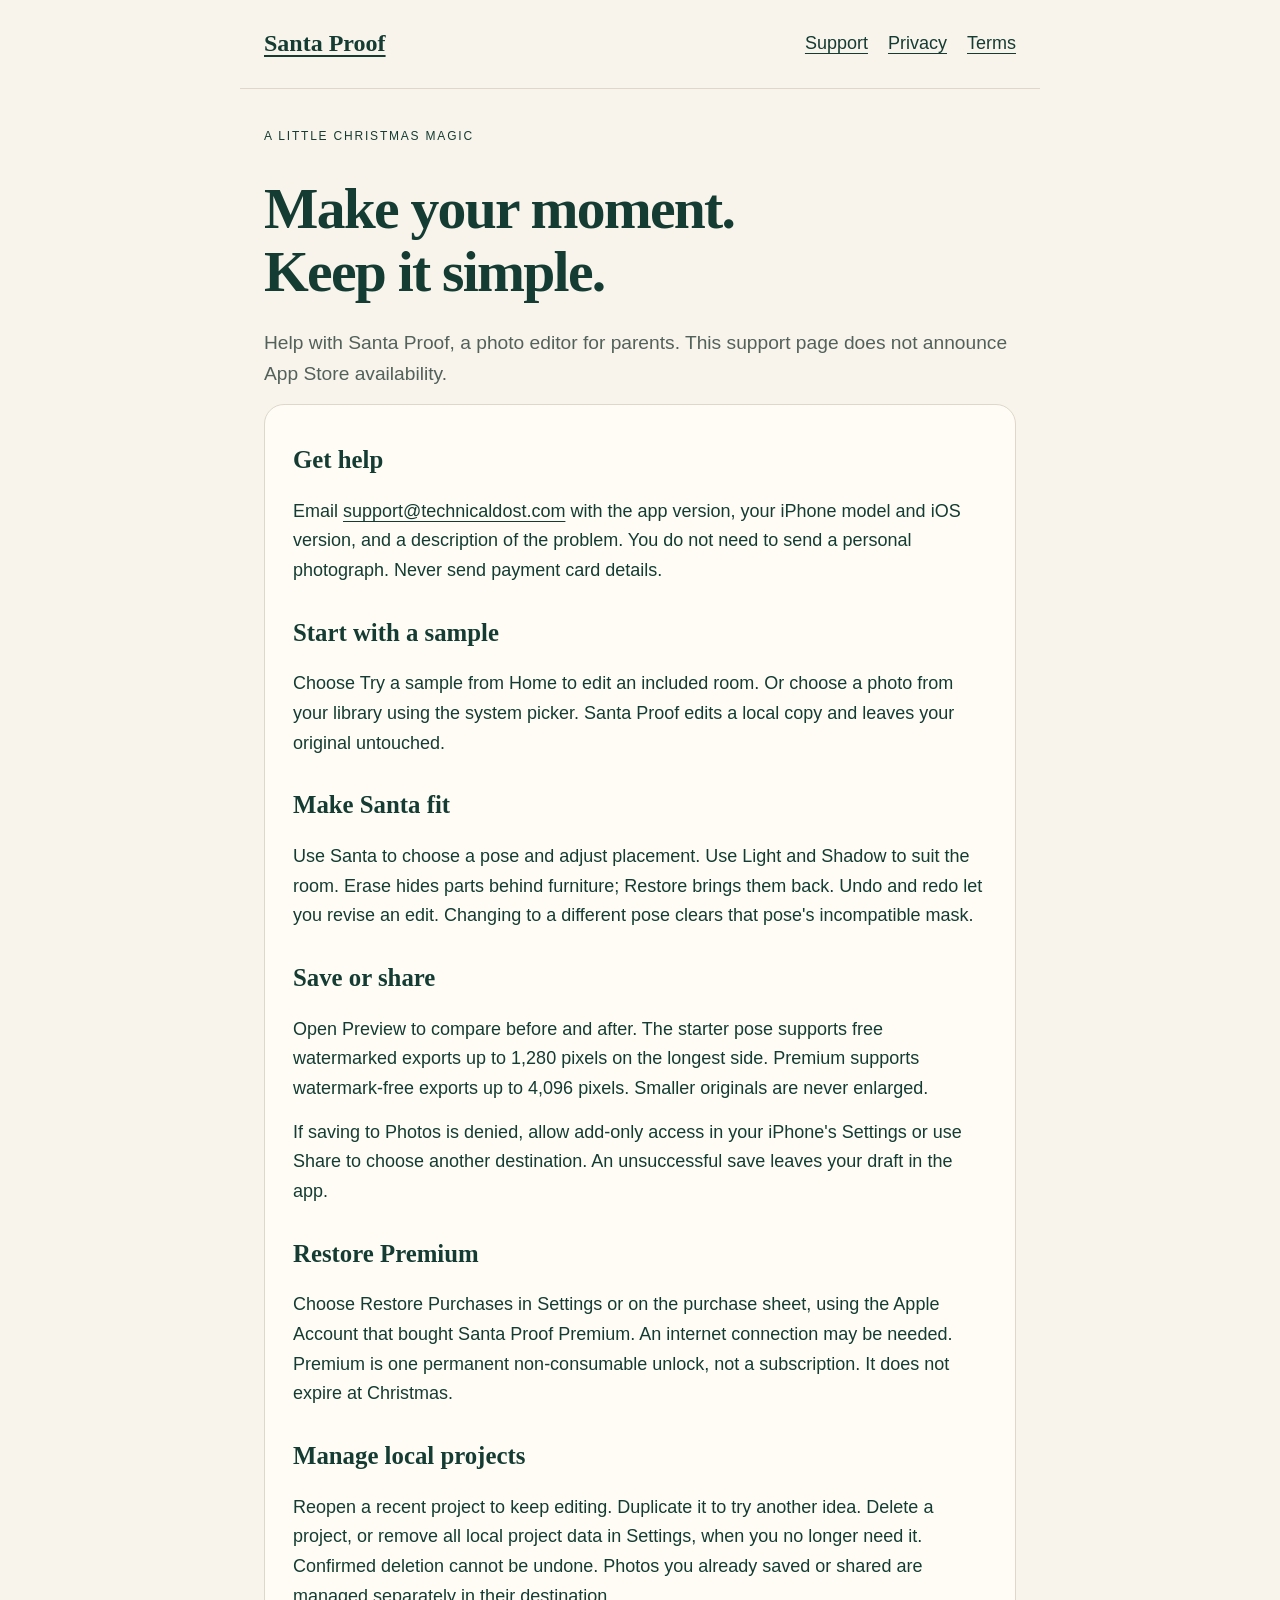
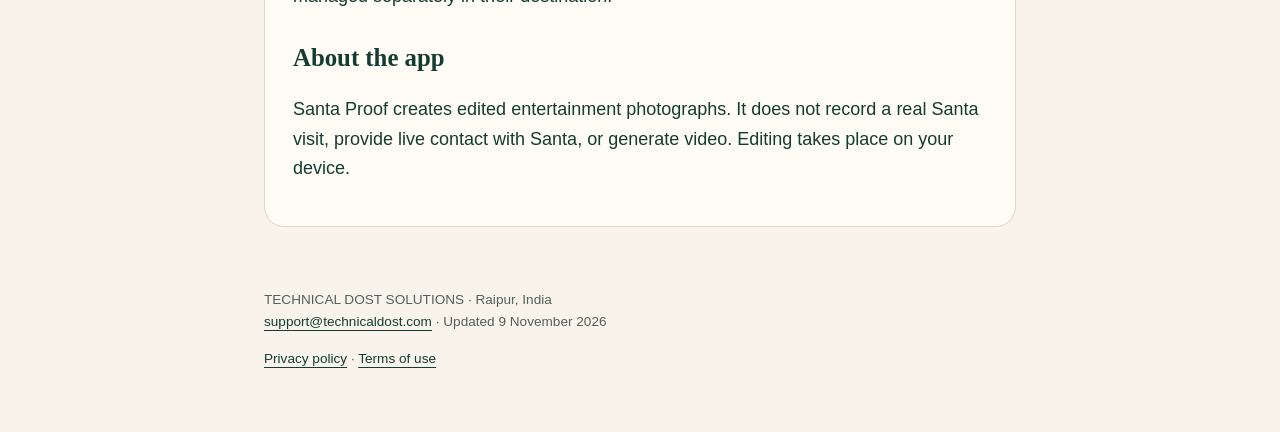
<file: index.html>
<!doctype html>
<html lang="en"><head><meta charset="utf-8"><meta name="viewport" content="width=device-width,initial-scale=1"><title>Santa Proof support</title><meta name="description" content="Help with Santa Proof, the parent-operated iPhone photo editor."><link rel="stylesheet" href="styles.css"></head>
<body><header><a class="brand" href="./">Santa Proof</a><nav aria-label="Main navigation"><a href="./" aria-current="page">Support</a><a href="privacy.html">Privacy</a><a href="terms.html">Terms</a></nav></header>
<main><p class="eyebrow">A little Christmas magic</p><h1>Make your moment.<br>Keep it simple.</h1><p class="lede">Help with Santa Proof, a photo editor for parents. This support page does not announce App Store availability.</p><article>
<h2>Get help</h2><p>Email <a href="mailto:support@technicaldost.com?subject=Santa%20Proof%20support">support@technicaldost.com</a> with the app version, your iPhone model and iOS version, and a description of the problem. You do not need to send a personal photograph. Never send payment card details.</p>
<h2>Start with a sample</h2><p>Choose Try a sample from Home to edit an included room. Or choose a photo from your library using the system picker. Santa Proof edits a local copy and leaves your original untouched.</p>
<h2>Make Santa fit</h2><p>Use Santa to choose a pose and adjust placement. Use Light and Shadow to suit the room. Erase hides parts behind furniture; Restore brings them back. Undo and redo let you revise an edit. Changing to a different pose clears that pose's incompatible mask.</p>
<h2>Save or share</h2><p>Open Preview to compare before and after. The starter pose supports free watermarked exports up to 1,280 pixels on the longest side. Premium supports watermark-free exports up to 4,096 pixels. Smaller originals are never enlarged.</p><p>If saving to Photos is denied, allow add-only access in your iPhone's Settings or use Share to choose another destination. An unsuccessful save leaves your draft in the app.</p>
<h2>Restore Premium</h2><p>Choose Restore Purchases in Settings or on the purchase sheet, using the Apple Account that bought Santa Proof Premium. An internet connection may be needed. Premium is one permanent non-consumable unlock, not a subscription. It does not expire at Christmas.</p>
<h2>Manage local projects</h2><p>Reopen a recent project to keep editing. Duplicate it to try another idea. Delete a project, or remove all local project data in Settings, when you no longer need it. Confirmed deletion cannot be undone. Photos you already saved or shared are managed separately in their destination.</p>
<h2>About the app</h2><p>Santa Proof creates edited entertainment photographs. It does not record a real Santa visit, provide live contact with Santa, or generate video. Editing takes place on your device.</p>
</article></main><footer><p>TECHNICAL DOST SOLUTIONS · Raipur, India<br><a href="mailto:support@technicaldost.com">support@technicaldost.com</a> · Updated 9 November 2026</p><p><a href="privacy.html">Privacy policy</a> · <a href="terms.html">Terms of use</a></p></footer></body></html>
</file>
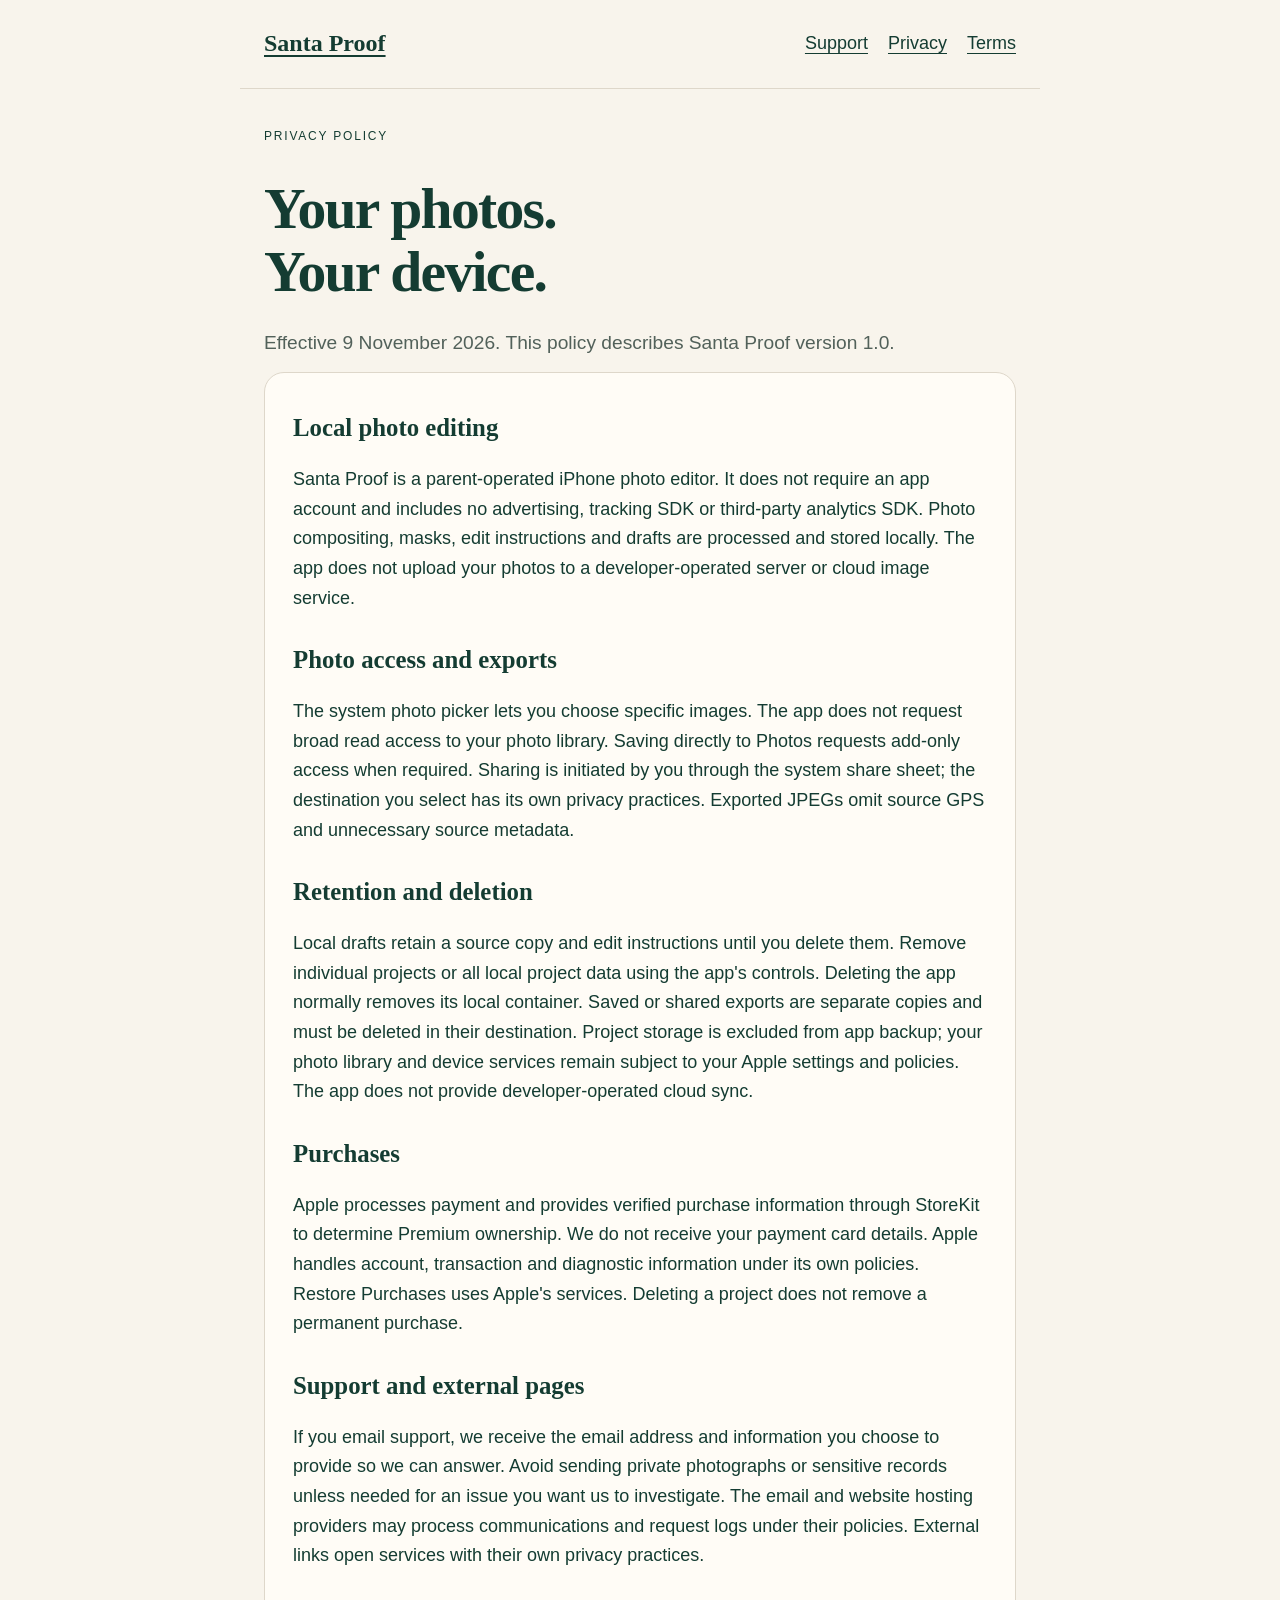
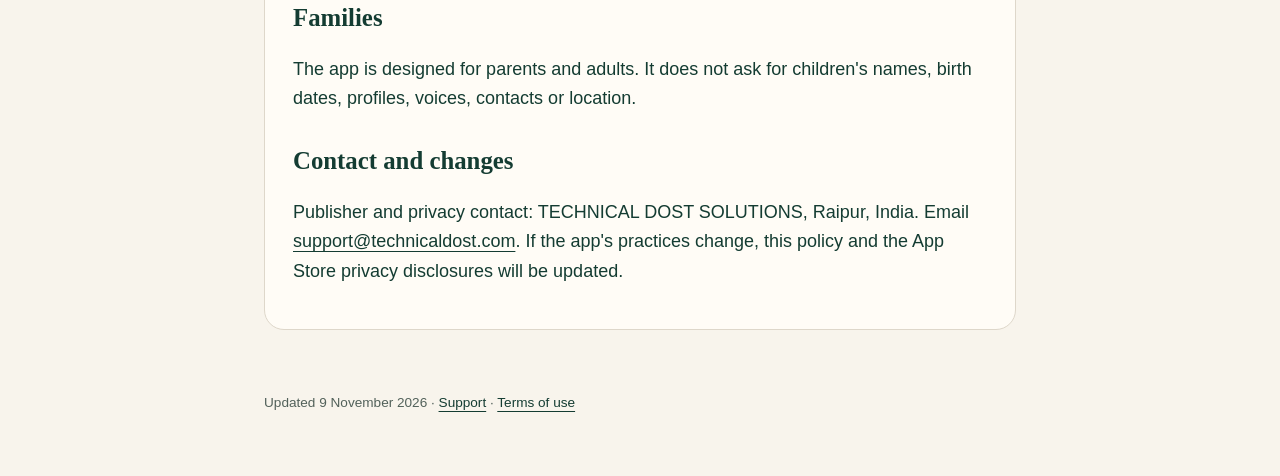
<file: privacy.html>
<!doctype html>
<html lang="en"><head><meta charset="utf-8"><meta name="viewport" content="width=device-width,initial-scale=1"><title>Santa Proof privacy policy</title><link rel="stylesheet" href="styles.css"></head><body><header><a class="brand" href="./">Santa Proof</a><nav aria-label="Main navigation"><a href="./">Support</a><a href="privacy.html" aria-current="page">Privacy</a><a href="terms.html">Terms</a></nav></header><main><p class="eyebrow">Privacy policy</p><h1>Your photos.<br>Your device.</h1><p class="lede">Effective 9 November 2026. This policy describes Santa Proof version 1.0.</p><article>
<h2>Local photo editing</h2><p>Santa Proof is a parent-operated iPhone photo editor. It does not require an app account and includes no advertising, tracking SDK or third-party analytics SDK. Photo compositing, masks, edit instructions and drafts are processed and stored locally. The app does not upload your photos to a developer-operated server or cloud image service.</p>
<h2>Photo access and exports</h2><p>The system photo picker lets you choose specific images. The app does not request broad read access to your photo library. Saving directly to Photos requests add-only access when required. Sharing is initiated by you through the system share sheet; the destination you select has its own privacy practices. Exported JPEGs omit source GPS and unnecessary source metadata.</p>
<h2>Retention and deletion</h2><p>Local drafts retain a source copy and edit instructions until you delete them. Remove individual projects or all local project data using the app's controls. Deleting the app normally removes its local container. Saved or shared exports are separate copies and must be deleted in their destination. Project storage is excluded from app backup; your photo library and device services remain subject to your Apple settings and policies. The app does not provide developer-operated cloud sync.</p>
<h2>Purchases</h2><p>Apple processes payment and provides verified purchase information through StoreKit to determine Premium ownership. We do not receive your payment card details. Apple handles account, transaction and diagnostic information under its own policies. Restore Purchases uses Apple's services. Deleting a project does not remove a permanent purchase.</p>
<h2>Support and external pages</h2><p>If you email support, we receive the email address and information you choose to provide so we can answer. Avoid sending private photographs or sensitive records unless needed for an issue you want us to investigate. The email and website hosting providers may process communications and request logs under their policies. External links open services with their own privacy practices.</p>
<h2>Families</h2><p>The app is designed for parents and adults. It does not ask for children's names, birth dates, profiles, voices, contacts or location.</p>
<h2>Contact and changes</h2><p>Publisher and privacy contact: TECHNICAL DOST SOLUTIONS, Raipur, India. Email <a href="mailto:support@technicaldost.com?subject=Santa%20Proof%20privacy">support@technicaldost.com</a>. If the app's practices change, this policy and the App Store privacy disclosures will be updated.</p>
</article></main><footer><p>Updated 9 November 2026 · <a href="./">Support</a> · <a href="terms.html">Terms of use</a></p></footer></body></html>
</file>
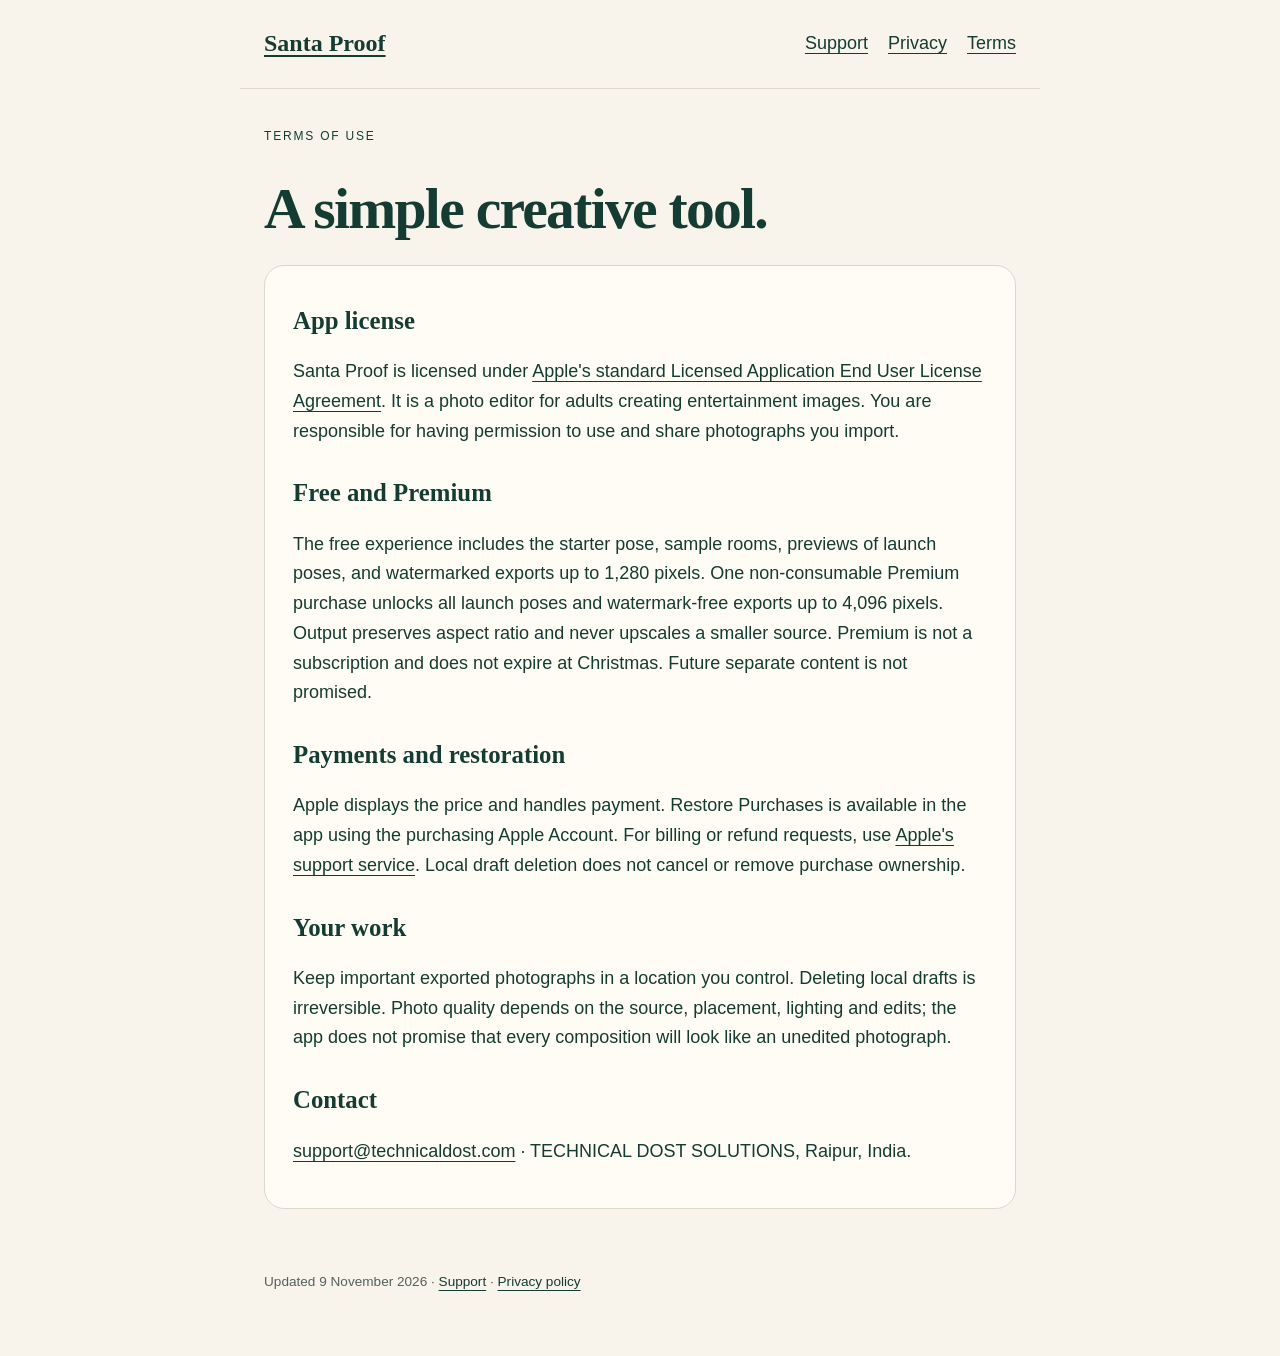
<file: terms.html>
<!doctype html>
<html lang="en"><head><meta charset="utf-8"><meta name="viewport" content="width=device-width,initial-scale=1"><title>Santa Proof terms of use</title><link rel="stylesheet" href="styles.css"></head><body><header><a class="brand" href="./">Santa Proof</a><nav aria-label="Main navigation"><a href="./">Support</a><a href="privacy.html">Privacy</a><a href="terms.html" aria-current="page">Terms</a></nav></header><main><p class="eyebrow">Terms of use</p><h1>A simple creative tool.</h1><article><h2>App license</h2><p>Santa Proof is licensed under <a href="https://www.apple.com/legal/internet-services/itunes/dev/stdeula/">Apple's standard Licensed Application End User License Agreement</a>. It is a photo editor for adults creating entertainment images. You are responsible for having permission to use and share photographs you import.</p><h2>Free and Premium</h2><p>The free experience includes the starter pose, sample rooms, previews of launch poses, and watermarked exports up to 1,280 pixels. One non-consumable Premium purchase unlocks all launch poses and watermark-free exports up to 4,096 pixels. Output preserves aspect ratio and never upscales a smaller source. Premium is not a subscription and does not expire at Christmas. Future separate content is not promised.</p><h2>Payments and restoration</h2><p>Apple displays the price and handles payment. Restore Purchases is available in the app using the purchasing Apple Account. For billing or refund requests, use <a href="https://reportaproblem.apple.com/">Apple's support service</a>. Local draft deletion does not cancel or remove purchase ownership.</p><h2>Your work</h2><p>Keep important exported photographs in a location you control. Deleting local drafts is irreversible. Photo quality depends on the source, placement, lighting and edits; the app does not promise that every composition will look like an unedited photograph.</p><h2>Contact</h2><p><a href="mailto:support@technicaldost.com?subject=Santa%20Proof%20support">support@technicaldost.com</a> · TECHNICAL DOST SOLUTIONS, Raipur, India.</p></article></main><footer><p>Updated 9 November 2026 · <a href="./">Support</a> · <a href="privacy.html">Privacy policy</a></p></footer></body></html>
</file>
<file: styles.css>
:root{color-scheme:light;--ivory:#f8f4ec;--forest:#143c32;--surface:#fffcf6;--secondary:#52615a;--gold:#c7a56a}*{box-sizing:border-box}body{margin:0;background:var(--ivory);color:var(--forest);font:18px/1.65 -apple-system,BlinkMacSystemFont,"Segoe UI",sans-serif}header,main,footer{max-width:800px;margin:auto;padding:24px}header{display:flex;align-items:center;justify-content:space-between;gap:20px;flex-wrap:wrap;border-bottom:1px solid #ded7ca}.brand,h1,h2{font-family:Georgia,"Times New Roman",serif}.brand{font-weight:bold;font-size:1.5rem}nav{display:flex;gap:20px;flex-wrap:wrap}a{color:var(--forest);text-underline-offset:4px}a:hover{color:#52615a}a:focus-visible{outline:3px solid var(--gold);outline-offset:5px}h1{font-size:clamp(2.3rem,8vw,3.6rem);line-height:1.08;letter-spacing:-.03em;margin:32px 0 24px}h2{font-size:1.55rem;line-height:1.25;margin-top:32px}p{margin:14px 0}.lede{font-size:1.2rem;color:var(--secondary)}article{padding:8px 28px 28px;background:var(--surface);border:1px solid #ded7ca;border-radius:20px}footer{font-size:.85rem;color:var(--secondary);padding-bottom:48px}.eyebrow{text-transform:uppercase;letter-spacing:.15em;font-size:.75rem}.button{display:inline-block;background:var(--forest);color:var(--ivory);padding:12px 20px;border-radius:12px;text-decoration:none;min-height:44px}ul{padding-left:24px}@media(max-width:500px){header,main,footer{padding:20px}article{padding:4px 20px 22px}}
</file>
